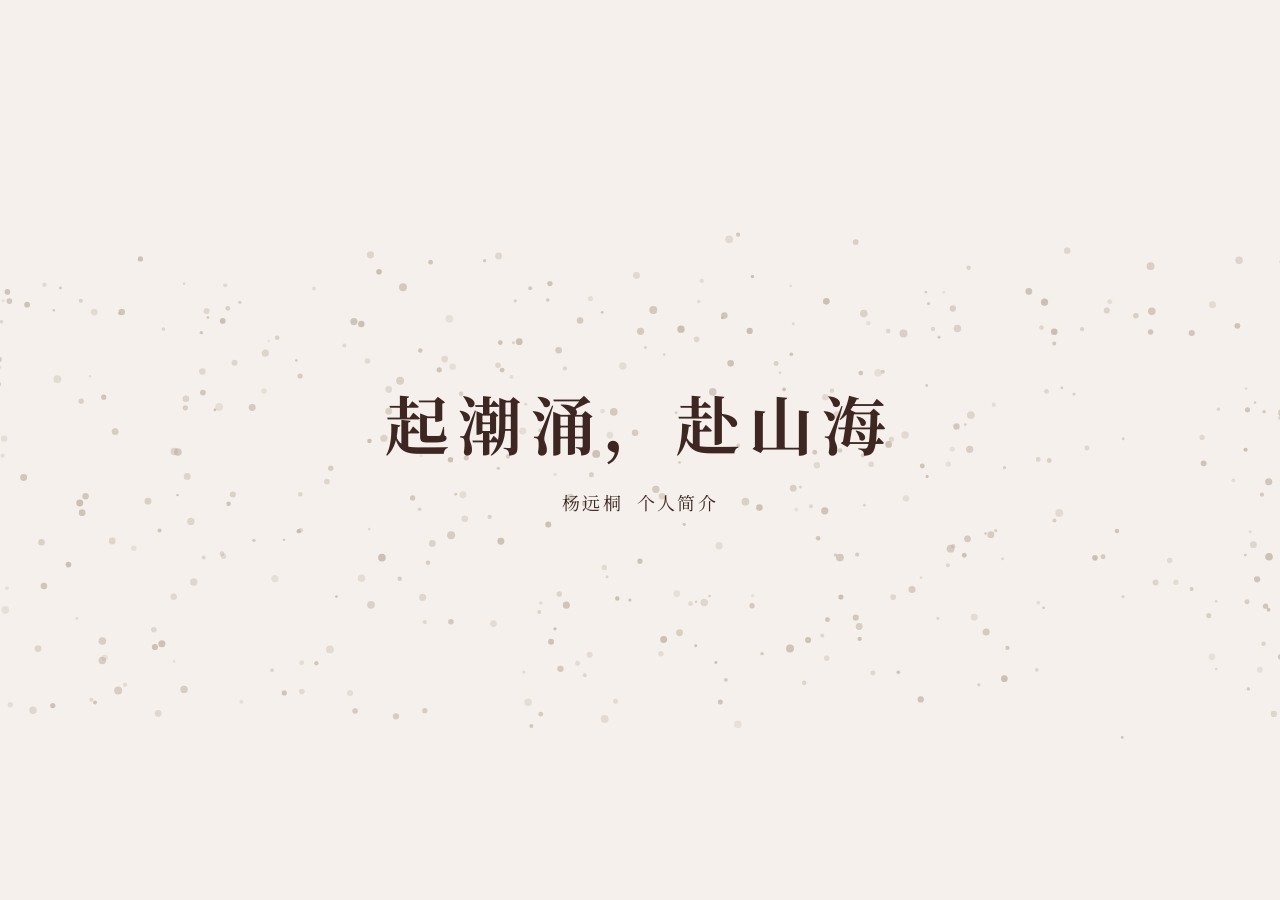
<file: index.html>
<!DOCTYPE html>
<html lang="zh-CN">
<head>
  <meta charset="UTF-8">
  <meta name="viewport" content="width=device-width, initial-scale=1.0">
  <title>杨远桐 · 个人简介</title>
  <link href="https://fonts.googleapis.com/css2?family=Inter:wght@300;400;500;600;700&family=Noto+Serif+SC:wght@400;500;600;700&display=swap" rel="stylesheet">
  <link rel="stylesheet" href="css/style.css">
</head>
<body>

  <div class="scroll-container">

    <!-- 第 1 页：封面标题 + 波浪粒子 -->
    <section class="page page-1" id="page-1">
      <canvas class="fx-canvas wave-canvas" id="wave-canvas"></canvas>
      <div class="page-hero">
        <h1 class="hero-title" id="hero-title">起潮涌，赴山海</h1>
        <p class="hero-subtitle" id="hero-subtitle">杨远桐&nbsp;&nbsp;个人简介</p>
      </div>
    </section>

    <!-- 第 2 页：四行宣言 + 鼠标打散粒子 -->
    <section class="page page-2" id="page-2">
      <canvas class="fx-canvas" id="burst-canvas"></canvas>
      <div class="page-motto">
        <p class="motto-line" data-order="0">以法为舟</p>
        <p class="motto-line" data-order="1">以理科的研究精神为桨</p>
        <p class="motto-line" data-order="2">以文科的宏观思维为帆</p>
        <p class="motto-line" data-order="3">驶向跨领域发展的远海......</p>
      </div>
    </section>

    <!-- 第 3 页：复制原网站第 2 页（经历与技能） -->
    <section class="page page-3" id="page-3">
      <canvas class="fx-canvas wave-canvas" id="wave-canvas-3"></canvas>
      <div class="page-overlay">
        <div class="split-layout">
          <!-- 左栏：经历 -->
          <div class="split-left">
            <h2 class="section-heading">工作经历</h2>
            <div class="timeline">
              <div class="timeline-item">
                <div class="timeline-dot"></div>
                <div class="timeline-content">
                  <span class="timeline-date">2026.9</span>
                  <h3 class="timeline-title">汕头大学 · 法学专业</h3>
                  <p class="timeline-desc">进入汕头大学法学专业深造。</p>
                </div>
              </div>
              <div class="timeline-item">
                <div class="timeline-dot"></div>
                <div class="timeline-content">
                  <span class="timeline-date">2026.8</span>
                  <h3 class="timeline-title">广东卓建律师事务所 · 实习</h3>
                  <p class="timeline-desc">进入广东卓建律师事务所实习。</p>
                </div>
              </div>
              <div class="timeline-item">
                <div class="timeline-dot"></div>
                <div class="timeline-content">
                  <span class="timeline-date">2026.6</span>
                  <h3 class="timeline-title">毕业于深圳市第二高级中学</h3>
                  <p class="timeline-desc">在深圳完成高中学业，顺利毕业。</p>
                </div>
              </div>
            </div>
          </div>
          <!-- 右栏：技能 -->
          <div class="split-right">
            <h2 class="section-heading">技能</h2>
            <div class="skills-list">
              <div class="skill-item">
                <span class="skill-name">人文素养</span>
                <div class="skill-bar"><div class="skill-bar-fill" style="width: 90%;"></div></div>
              </div>
              <div class="skill-item">
                <span class="skill-name">创新能力</span>
                <div class="skill-bar"><div class="skill-bar-fill" style="width: 85%;"></div></div>
              </div>
              <div class="skill-item">
                <span class="skill-name">工作实践经验</span>
                <div class="skill-bar"><div class="skill-bar-fill" style="width: 80%;"></div></div>
              </div>
              <div class="skill-item">
                <span class="skill-name">业务能力</span>
                <div class="skill-bar"><div class="skill-bar-fill" style="width: 75%;"></div></div>
              </div>
              <div class="skill-item">
                <span class="skill-name">跨领域能力</span>
                <div class="skill-bar"><div class="skill-bar-fill" style="width: 85%;"></div></div>
              </div>
            </div>
          </div>
        </div>
      </div>
    </section>

    <!-- 第 4 页：导航入口 -->
    <section class="page page-4" id="page-4">
      <canvas class="fx-canvas wave-canvas" id="wave-canvas-4"></canvas>
      <div class="page-links">
        <a class="menu-link" href="intro.html">个人简介</a>
        <a class="menu-link" href="showcase.html">项目履历</a>
      </div>
    </section>

  </div>

  <script src="js/main.js"></script>
</body>
</html>
</file>
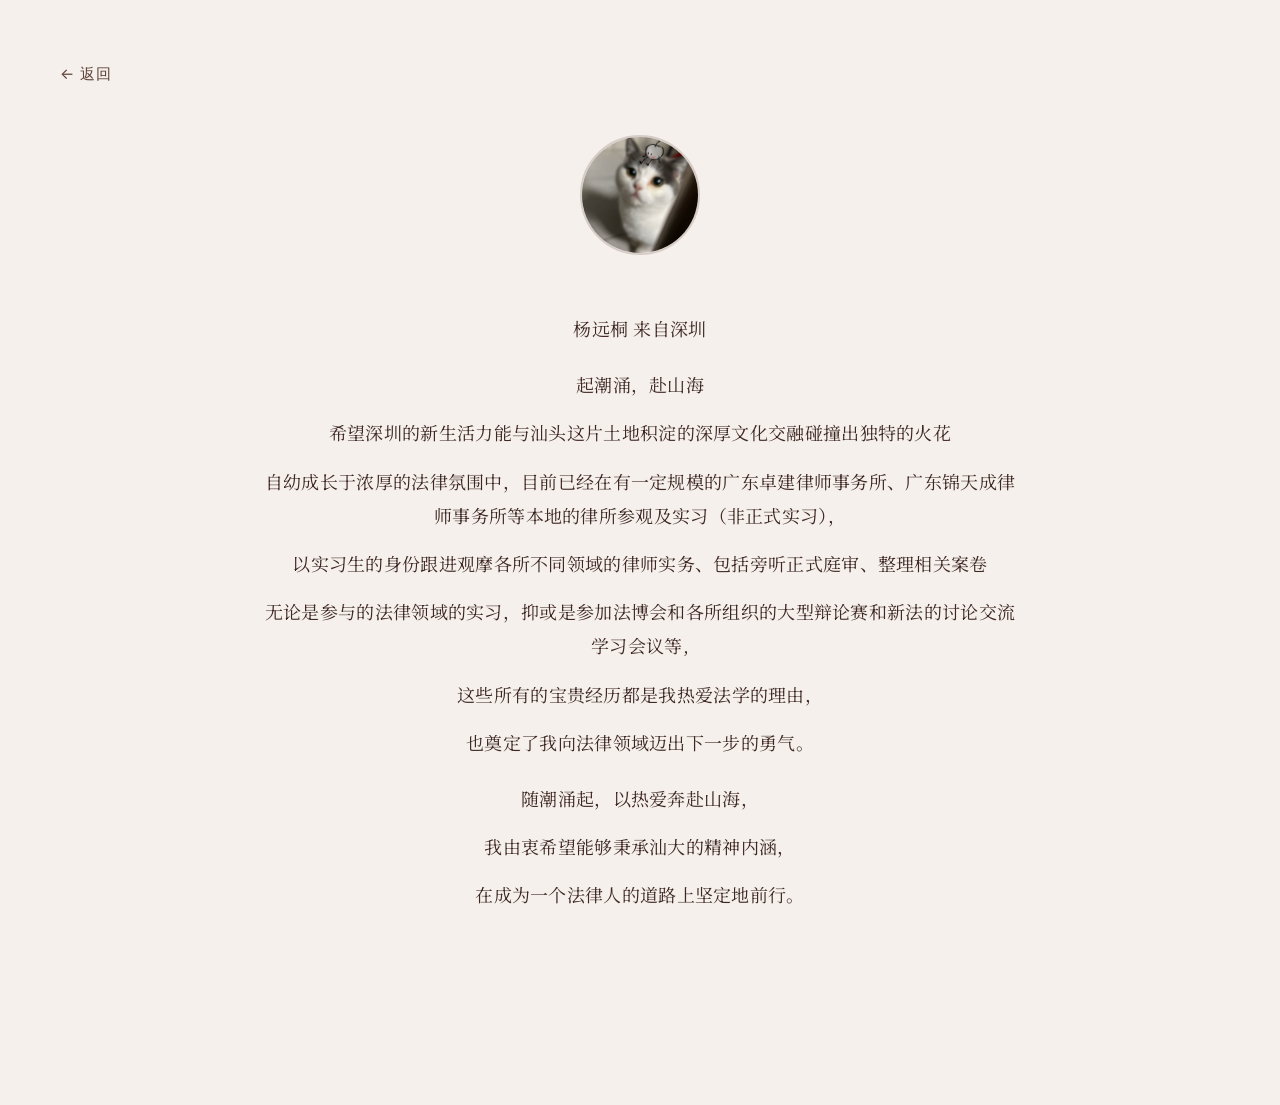
<file: intro.html>
<!DOCTYPE html>
<html lang="zh-CN">
<head>
  <meta charset="UTF-8">
  <meta name="viewport" content="width=device-width, initial-scale=1.0">
  <title>个人简介 · 杨远桐</title>
  <link href="https://fonts.googleapis.com/css2?family=Inter:wght@300;400;500;600;700&family=Noto+Serif+SC:wght@400;500;600;700&display=swap" rel="stylesheet">
  <link rel="stylesheet" href="css/style.css">
  <style>
    html, body {
      overflow-y: auto;
      overflow-x: hidden;
    }
    .intro-page {
      min-height: 100vh;
      background-color: var(--color-bg);
      padding: var(--page-padding);
      padding-bottom: 20vh;
      display: flex;
      flex-direction: column;
      align-items: center;
    }
    .intro-page .back-link {
      align-self: flex-start;
      display: inline-block;
      font-family: var(--font-body);
      font-size: var(--body-size);
      color: var(--color-link);
      text-decoration: none;
      margin-bottom: 48px;
      transition: opacity 0.2s;
    }
    .intro-page .back-link:hover {
      opacity: 0.7;
    }
    .intro-page .back-arrow {
      margin-right: 6px;
    }
    .intro-hero {
      text-align: center;
      margin-bottom: 56px;
    }
    .intro-avatar {
      width: 120px;
      height: 120px;
      border-radius: 50%;
      object-fit: cover;
      border: 2px solid var(--card-border);
      display: block;
    }
    .intro-body {
      max-width: 760px;
      width: 100%;
      text-align: center;
    }
    .intro-line {
      font-family: var(--font-heading);
      font-size: 18px;
      line-height: 1.9;
      color: var(--color-heading);
      margin-bottom: 14px;
      opacity: 0;
      filter: blur(6px);
      transform: translateY(12px);
      transition: opacity 0.9s ease, filter 0.9s ease, transform 0.9s ease;
    }
    .intro-line.visible {
      opacity: 1;
      filter: blur(0);
      transform: translateY(0);
    }
    .intro-line.intro-gap {
      height: 8px;
      margin: 0;
    }
    @media (max-width: 768px) {
      .intro-avatar { width: 96px; height: 96px; }
      .intro-line { font-size: 16px; }
    }
  </style>
</head>
<body>
  <div class="intro-page">
    <a href="index.html" class="back-link"><span class="back-arrow">←</span>返回</a>
    <div class="intro-hero">
      <img class="intro-avatar" src="assets/avatar.jpg" alt="头像">
    </div>
    <div class="intro-body">
      <p class="intro-line">杨远桐 来自深圳</p>
      <p class="intro-line intro-gap"></p>
      <p class="intro-line">起潮涌，赴山海</p>
      <p class="intro-line">希望深圳的新生活力能与汕头这片土地积淀的深厚文化交融碰撞出独特的火花</p>
      <p class="intro-line">自幼成长于浓厚的法律氛围中，目前已经在有一定规模的广东卓建律师事务所、广东锦天成律师事务所等本地的律所参观及实习（非正式实习），</p>
      <p class="intro-line">以实习生的身份跟进观摩各所不同领域的律师实务、包括旁听正式庭审、整理相关案卷</p>
      <p class="intro-line">无论是参与的法律领域的实习，抑或是参加法博会和各所组织的大型辩论赛和新法的讨论交流学习会议等,</p>
      <p class="intro-line">这些所有的宝贵经历都是我热爱法学的理由，</p>
      <p class="intro-line">也奠定了我向法律领域迈出下一步的勇气。</p>
      <p class="intro-line intro-gap"></p>
      <p class="intro-line">随潮涌起，以热爱奔赴山海，</p>
      <p class="intro-line">我由衷希望能够秉承汕大的精神内涵，</p>
      <p class="intro-line">在成为一个法律人的道路上坚定地前行。</p>
    </div>
  </div>

  <script>
    (function () {
      var lines = document.querySelectorAll('.intro-line');
      if (lines.length > 0) {
        setTimeout(function () {
          lines.forEach(function (line, i) {
            setTimeout(function () {
              line.classList.add('visible');
            }, i * 350);
          });
        }, 300);
      }
    })();
  </script>
</body>
</html>
</file>
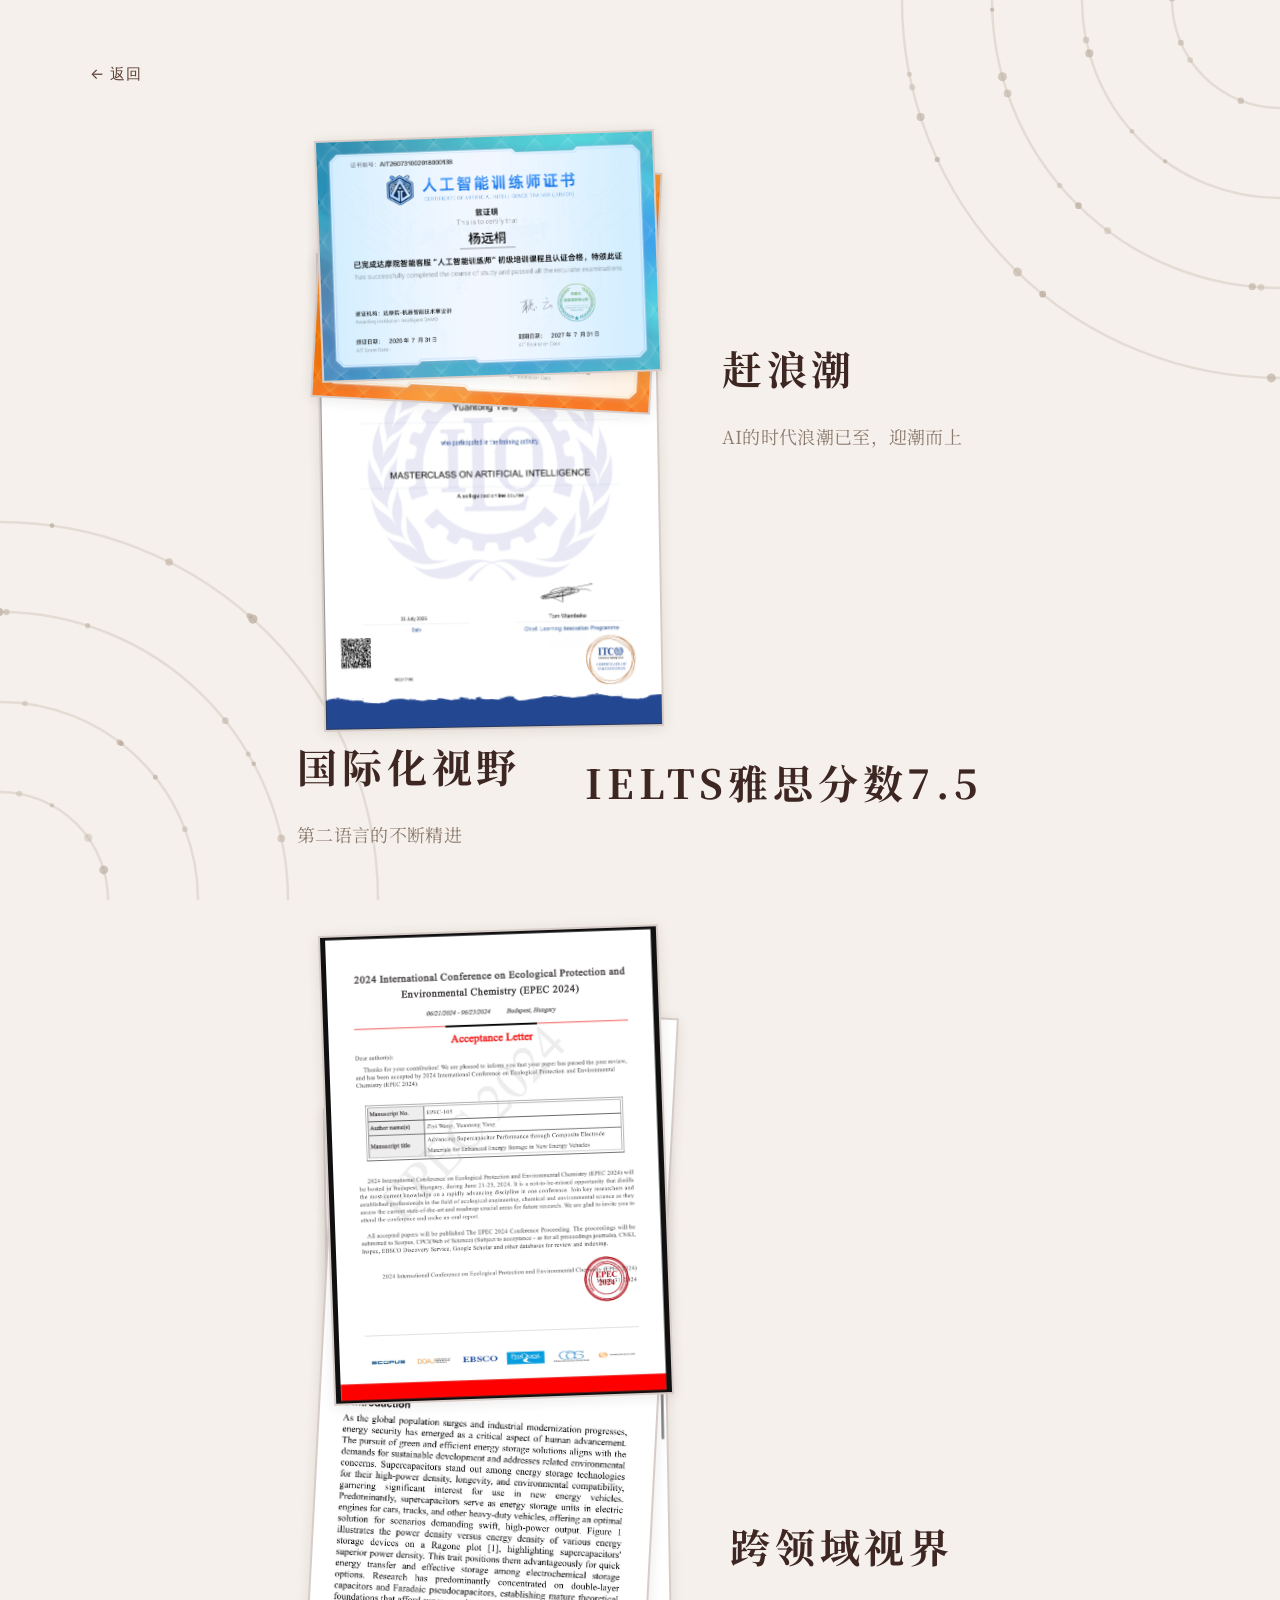
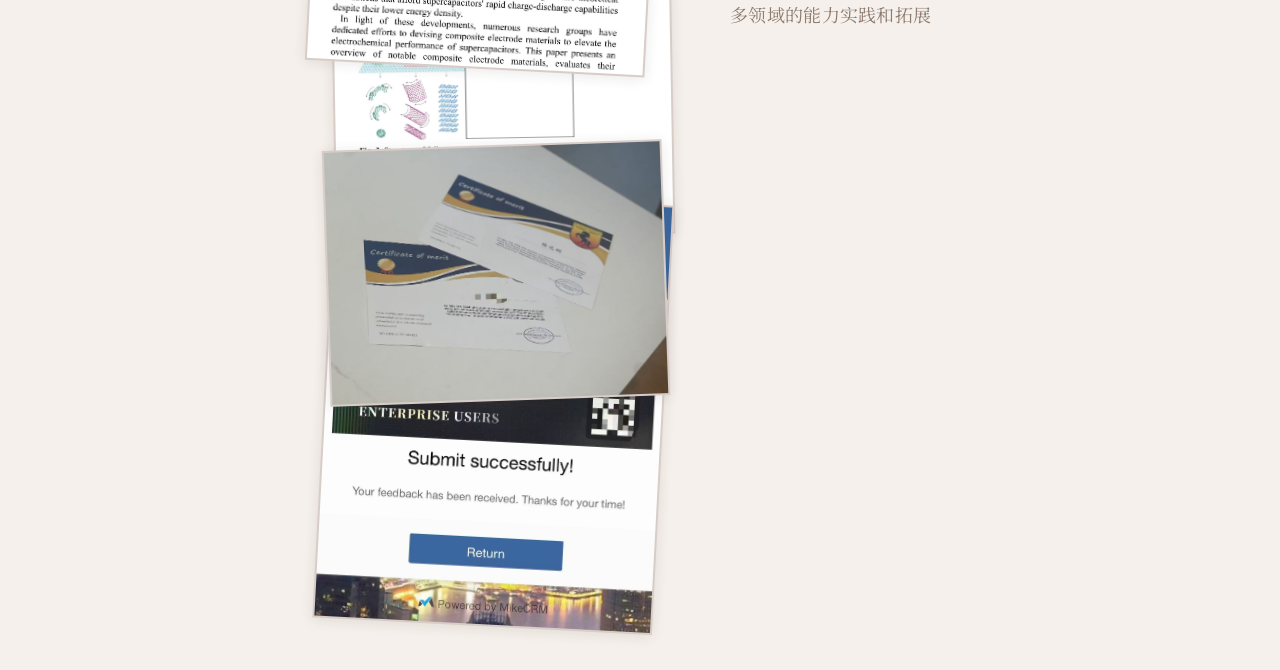
<file: showcase.html>
<!DOCTYPE html>
<html lang="zh-CN">
<head>
  <meta charset="UTF-8">
  <meta name="viewport" content="width=device-width, initial-scale=1.0">
  <title>资料展示 · 杨远桐</title>
  <link href="https://fonts.googleapis.com/css2?family=Inter:wght@300;400;500;600;700&family=Noto+Serif+SC:wght@400;500;600;700&display=swap" rel="stylesheet">
  <link rel="stylesheet" href="css/style.css">
  <style>
    html, body {
      overflow-y: auto;
      overflow-x: hidden;
    }
    .showcase-page {
      position: relative;
      min-height: 100vh;
      background-color: var(--color-bg);
      padding: var(--page-padding);
      display: flex;
      flex-direction: column;
      align-items: center;
      overflow: hidden;
    }
    .orbit-canvas {
      position: fixed;
      inset: 0;
      width: 100%;
      height: 100%;
      z-index: 0;
      pointer-events: none;
    }
    .showcase-content {
      position: relative;
      z-index: 1;
      width: 100%;
      max-width: 1100px;
      display: flex;
      flex-direction: column;
      align-items: center;
    }
    .showcase-content .back-link {
      align-self: flex-start;
      display: inline-block;
      font-family: var(--font-body);
      font-size: var(--body-size);
      color: var(--color-link);
      text-decoration: none;
      margin-bottom: 48px;
      transition: opacity 0.2s;
    }
    .showcase-content .back-link:hover {
      opacity: 0.7;
    }
    .showcase-content .back-arrow {
      margin-right: 6px;
    }

    .zone {
      width: 100%;
    }

    /* 分区一：AI 证书堆叠互动 + 右侧配文 */
    .zone-1 {
      display: flex;
      align-items: center;
      justify-content: center;
      gap: 64px;
    }
    .cert-wrap {
      flex: 0 0 auto;
      width: 340px;
    }
    .cert-stack {
      display: grid;
      grid-template-areas: "stack";
      width: 100%;
      cursor: pointer;
    }
    .cert-stack > * {
      grid-area: stack;
    }
    .cert-stack .cert-item {
      width: 100%;
      height: auto;
      border: 2px solid var(--card-border);
      background: #fff;
      box-shadow: 0 2px 12px rgba(62, 39, 35, 0.1);
      object-fit: contain;
      transition: all 0.5s ease;
      will-change: transform;
    }
    .cert-stack .cert-1 {
      z-index: 3;
      transform: rotate(-2deg);
    }
    .cert-stack .cert-2 {
      z-index: 2;
      transform: rotate(3deg) translateY(12%);
    }
    .cert-stack .cert-3 {
      z-index: 1;
      transform: rotate(-1deg) translateY(24%);
    }
    .cert-stack.expanded {
      display: flex;
      flex-direction: column;
      gap: 16px;
    }
    .cert-stack.expanded > * {
      grid-area: auto;
    }
    .cert-stack.expanded .cert-item {
      transform: rotate(0deg) translateY(0);
    }
    .cert-hint {
      display: block;
      text-align: center;
      margin-top: 14px;
      font-size: 12px;
      color: var(--color-sub);
      opacity: 0.7;
      transition: opacity 0.3s;
    }
    .zone-text {
      flex: 0 0 auto;
      max-width: 260px;
    }
    .zone-title {
      font-family: var(--font-heading);
      font-size: 40px;
      font-weight: 700;
      letter-spacing: 0.12em;
      color: var(--color-heading);
      margin-bottom: 16px;
    }
    .zone-sub {
      font-family: var(--font-heading);
      font-size: 18px;
      color: var(--color-sub);
      line-height: 1.8;
    }

    /* 分区二：文字在左，IELTS 分数在右 */
    .zone-2 {
      display: flex;
      align-items: center;
      justify-content: center;
      gap: 64px;
      margin-top: 80px;
    }
    .zone-score {
      max-width: none;
    }
    .zone-score .zone-title {
      white-space: nowrap;
    }

    /* 分区三：左侧上下两堆叠 + 右侧配文 */
    .zone-3 {
      display: flex;
      align-items: center;
      justify-content: center;
      gap: 64px;
      margin-top: 80px;
    }
    .zone-3-left {
      display: flex;
      flex-direction: column;
      align-items: center;
      gap: 48px;
    }

    @media (max-width: 768px) {
      .zone-1,
      .zone-2,
      .zone-3 {
        flex-direction: column;
        gap: 32px;
      }
      .cert-wrap {
        width: 100%;
        max-width: 340px;
      }
      .zone-text {
        max-width: none;
        text-align: center;
      }
      .zone-3-left {
        gap: 48px;
      }
      .zone-score .zone-title {
        white-space: normal;
      }
    }
  </style>
</head>
<body>
  <div class="showcase-page">
    <canvas class="orbit-canvas" id="orbit-canvas"></canvas>

    <div class="showcase-content">
      <a href="index.html" class="back-link"><span class="back-arrow">←</span>返回</a>

      <!-- 分区一：AI 证书堆叠 + 配文 -->
      <div class="zone zone-1">
        <div class="cert-wrap">
          <div class="cert-stack" id="certStack">
            <img class="cert-item cert-1" src="assets/cert-ai-junior.jpg" alt="人工智能训练师（初级）证书">
            <img class="cert-item cert-2" src="assets/cert-ai-senior.jpg" alt="人工智能训练师（高级）证书">
            <img class="cert-item cert-3" src="assets/ITCILO.png" alt="ITCILO 证书">
          </div>
          <span class="cert-hint" id="certHint">点击展开查看</span>
        </div>
        <div class="zone-text">
          <div class="zone-title">赶浪潮</div>
          <div class="zone-sub">AI的时代浪潮已至，迎潮而上</div>
        </div>
      </div>

      <!-- 分区二：国际化视野 + IELTS -->
      <div class="zone zone-2">
        <div class="zone-text">
          <div class="zone-title">国际化视野</div>
          <div class="zone-sub">第二语言的不断精进</div>
        </div>
        <div class="zone-text zone-score">
          <div class="zone-title">IELTS雅思分数7.5</div>
        </div>
      </div>

      <!-- 分区三：学术/商赛成果堆叠 + 配文 -->
      <div class="zone zone-3">
        <div class="zone-3-left">
          <div class="cert-wrap">
            <div class="cert-stack" id="certStack2">
              <img class="cert-item cert-1" src="assets/Acceptance1.jpg" alt="论文接收函">
              <img class="cert-item cert-2" src="assets/paper-slice-1.jpg" alt="论文切片一">
              <img class="cert-item cert-3" src="assets/paper-slice-2.png" alt="论文切片二">
            </div>
            <span class="cert-hint">点击展开查看</span>
          </div>
          <div class="cert-wrap">
            <div class="cert-stack" id="certStack3">
              <img class="cert-item cert-1" src="assets/biz-cert.jpg" alt="商赛证书">
              <img class="cert-item cert-2" src="assets/biz-signup.jpg" alt="商赛报名">
            </div>
            <span class="cert-hint">点击展开查看</span>
          </div>
        </div>
        <div class="zone-text">
          <div class="zone-title">跨领域视界</div>
          <div class="zone-sub">多领域的能力实践和拓展</div>
        </div>
      </div>
    </div>
  </div>

  <script>
    (function () {
      // ===== 证书堆叠展开/收起（支持多个堆叠） =====
      var stacks = document.querySelectorAll('.cert-stack');
      stacks.forEach(function (stack) {
        var wrap = stack.closest('.cert-wrap');
        var hint = wrap ? wrap.querySelector('.cert-hint') : null;
        stack.addEventListener('click', function () {
          var expanded = stack.classList.toggle('expanded');
          if (hint) hint.textContent = expanded ? '点击收起' : '点击展开查看';
        });
      });

      // ===== 右上角 + 左下角同心圆轨道粒子 =====
      var canvas = document.getElementById('orbit-canvas');
      if (!canvas) return;
      var ctx = canvas.getContext('2d');
      var particles = [];
      var time = 0;
      var systems = [];
      var radii = [];

      function resize() {
        var dpr = window.devicePixelRatio || 1;
        var rect = canvas.getBoundingClientRect();
        canvas.width = Math.max(1, Math.floor(rect.width * dpr));
        canvas.height = Math.max(1, Math.floor(rect.height * dpr));
        ctx.setTransform(dpr, 0, 0, dpr, 0, 0);
      }

      function particleColor() {
        var raw = getComputedStyle(document.documentElement)
          .getPropertyValue('--color-particle')
          .trim();
        return raw.length ? raw : '184, 169, 155';
      }

      function createParticles() {
        particles = [];
        var w = canvas.clientWidth;
        var h = canvas.clientHeight;
        var m = Math.min(w, h);
        var rgb = particleColor();

        // 两个轨道系统：右上角 (w, 0)，左下角 (0, h)
        systems = [
          { cx: w, cy: 0 },
          { cx: 0, cy: h }
        ];
        // 同心圆轨道半径（占短边的比例），内层到外层
        radii = [0.12, 0.22, 0.32, 0.42];
        // 每轨道粒子数：外层更多（已增多）
        var counts = [16, 20, 24, 28];

        systems.forEach(function (sys) {
          radii.forEach(function (rf, ri) {
            var r = rf * m;
            var n = counts[ri];
            for (var i = 0; i < n; i++) {
              particles.push({
                cx: sys.cx,
                cy: sys.cy,
                r: r,
                angle: (i / n) * Math.PI * 2 + Math.random() * 0.5,
                speed: 0.5 - ri * 0.08, // 内层转得快，外层转得慢
                size: 2 + Math.random() * 2.6,
                alpha: 0.35 + Math.random() * 0.4,
                rgb: rgb
              });
            }
          });
        });
      }

      function draw() {
        var w = canvas.clientWidth;
        var h = canvas.clientHeight;
        ctx.clearRect(0, 0, w, h);
        time += 0.016;
        var rgb = particleColor();

        // 先绘制轨道同心圆（加粗）
        ctx.strokeStyle = 'rgba(' + rgb + ', 0.28)';
        ctx.lineWidth = 2.5;
        var m = Math.min(w, h);
        systems.forEach(function (sys) {
          radii.forEach(function (rf) {
            ctx.beginPath();
            ctx.arc(sys.cx, sys.cy, rf * m, 0, Math.PI * 2);
            ctx.stroke();
          });
        });

        // 再绘制轨道上环绕的粒子
        for (var i = 0; i < particles.length; i++) {
          var p = particles[i];
          p.angle += p.speed * 0.016;
          var x = p.cx + Math.cos(p.angle) * p.r;
          var y = p.cy + Math.sin(p.angle) * p.r;
          ctx.beginPath();
          ctx.arc(x, y, p.size, 0, Math.PI * 2);
          ctx.fillStyle = 'rgba(' + p.rgb + ', ' + p.alpha + ')';
          ctx.fill();
        }
        requestAnimationFrame(draw);
      }

      resize();
      createParticles();
      requestAnimationFrame(draw);

      var resizeTimer = null;
      window.addEventListener('resize', function () {
        clearTimeout(resizeTimer);
        resizeTimer = setTimeout(function () {
          resize();
          createParticles();
        }, 200);
      });
    })();
  </script>
</body>
</html>
</file>
<file: css/style.css>
/* style.css — 全新个人网站（沿用原极简商务风 / 大英博物馆风格） */
/* 所有变量集中在 :root，方便统一调整 */

:root {
  /* ===== 色彩 ===== */
  --color-bg:         #F5F0EB;
  --color-text:       #1A1A1A;
  --color-heading:    #3E2723;
  --color-sub:        #8D7B6F;
  --color-link:       #5D4037;
  --color-overlay:    rgba(245, 240, 235, 0.7);

  /* 粒子颜色：比背景略深、比字体浅 */
  --color-particle:   184, 169, 155;

  /* ===== 字体 ===== */
  --font-heading:     'Noto Serif SC', 'Georgia', 'Times New Roman', serif;
  --font-body:        'Inter', 'Noto Sans SC', 'Helvetica Neue', Arial, sans-serif;

  /* ===== 标题排版 ===== */
  --title-size:       64px;
  --title-weight:     700;
  --title-spacing:    0.14em;
  --title-line-height: 1.3;

  --subtitle-size:    18px;
  --subtitle-weight:  400;
  --subtitle-spacing: 0.12em;

  --motto-size:       34px;
  --motto-weight:     500;
  --motto-spacing:    0.1em;

  --section-size:     28px;
  --section-weight:   600;
  --section-spacing:  0.06em;

  /* ===== 正文排版 ===== */
  --body-size:        15px;
  --body-weight:      400;
  --body-line-height: 1.8;
  --body-spacing:     0.02em;

  --small-size:       13px;

  /* ===== 文本边框 ===== */
  --text-border-color: #D7CCC8;
  --text-border-width: 1px;
  --text-border-style: solid;
  --text-border-radius: 0px;

  /* ===== 卡片样式 ===== */
  --card-bg:          rgba(255, 255, 255, 0.6);
  --card-border:      #D7CCC8;
  --card-padding:     24px;
  --card-radius:      0px;

  /* ===== 布局 ===== */
  --page-padding:     60px;
  --content-max-width: 1000px;
  --timeline-color:   #3E2723;
  --timeline-width:   1px;
  --divider-color:    #D7CCC8;

  /* ===== 进度条 ===== */
  --bar-bg:           #E8E0D8;
  --bar-fill:         #3E2723;
  --bar-height:       4px;
}

/* ===== 全局重置 ===== */
*, *::before, *::after {
  margin: 0;
  padding: 0;
  box-sizing: border-box;
}

html {
  font-size: 16px;
  -webkit-font-smoothing: antialiased;
  -moz-osx-font-smoothing: grayscale;
}

body {
  font-family: var(--font-body);
  font-size: var(--body-size);
  font-weight: var(--body-weight);
  line-height: var(--body-line-height);
  letter-spacing: var(--body-spacing);
  color: var(--color-text);
  background: var(--color-bg);
  overflow: hidden;
}

a {
  color: var(--color-link);
  text-decoration: none;
  transition: opacity 0.2s;
}
a:hover {
  opacity: 0.7;
}

/* ===== 滚动容器 ===== */
.scroll-container {
  height: 100vh;
  overflow-y: scroll;
  scroll-snap-type: y mandatory;
  scroll-behavior: smooth;
  -ms-overflow-style: none !important;
  scrollbar-width: none !important;
}
.scroll-container::-webkit-scrollbar {
  display: none !important;
  width: 0 !important;
  height: 0 !important;
}

/* ===== 页面 ===== */
.page {
  position: relative;
  height: 100vh;
  scroll-snap-align: start;
  background-color: var(--color-bg);
  display: flex;
  align-items: center;
  justify-content: center;
  overflow: hidden;
}

/* 粒子画布：铺满页面、置于文字下层 */
.fx-canvas {
  position: absolute;
  inset: 0;
  width: 100%;
  height: 100%;
  z-index: 0;
  pointer-events: none;
}

/* ===== 第 1 页：封面标题 ===== */
.page-hero {
  position: relative;
  z-index: 1;
  text-align: center;
  padding: 0 24px;
}

.hero-title {
  font-family: var(--font-heading);
  font-size: var(--title-size);
  font-weight: var(--title-weight);
  letter-spacing: var(--title-spacing);
  line-height: var(--title-line-height);
  color: var(--color-heading);
  margin-bottom: 22px;
  /* 由浅到深浮现 */
  opacity: 0;
  filter: blur(8px);
  transform: translateY(16px);
  transition: opacity 1s ease, filter 1s ease, transform 1s ease;
}

.hero-subtitle {
  font-family: var(--font-heading);
  font-size: var(--subtitle-size);
  font-weight: var(--subtitle-weight);
  letter-spacing: var(--subtitle-spacing);
  color: var(--color-heading);
  opacity: 0;
  filter: blur(6px);
  transform: translateY(12px);
  transition: opacity 1s ease, filter 1s ease, transform 1s ease;
}

.hero-title.visible,
.hero-subtitle.visible {
  opacity: 1;
  filter: blur(0);
  transform: translateY(0);
}

/* ===== 第 2 页：四行宣言 ===== */
.page-motto {
  position: relative;
  z-index: 1;
  text-align: center;
  padding: 0 24px;
  display: flex;
  flex-direction: column;
  gap: 30px;
}

.motto-line {
  font-family: var(--font-heading);
  font-size: var(--motto-size);
  font-weight: var(--motto-weight);
  letter-spacing: var(--motto-spacing);
  line-height: 1.5;
  color: var(--color-heading);
  /* 由浅到深浮现 */
  opacity: 0;
  filter: blur(8px);
  transform: translateY(16px);
  transition: opacity 1.1s ease, filter 1.1s ease, transform 1.1s ease;
}

.motto-line.visible {
  opacity: 1;
  filter: blur(0);
  transform: translateY(0);
}

/* ===== 第 3 页：经历与技能（沿用原网站样式） ===== */
.section-heading {
  font-family: var(--font-heading);
  font-size: var(--section-size);
  font-weight: var(--section-weight);
  letter-spacing: var(--section-spacing);
  color: var(--color-heading);
  margin-bottom: 28px;
}

.page-overlay {
  position: relative;
  z-index: 1;
  background: var(--color-overlay);
  margin: var(--page-padding);
  padding: var(--page-padding);
  max-width: var(--content-max-width);
  width: 100%;
}

.split-layout {
  display: flex;
  gap: 48px;
}

.split-left {
  flex: 0 0 60%;
  min-width: 0;
}

.split-right {
  flex: 0 0 40%;
  min-width: 0;
}

/* 时间线 */
.timeline {
  position: relative;
  padding-left: 20px;
}

.timeline::before {
  content: '';
  position: absolute;
  left: 0;
  top: 4px;
  bottom: 4px;
  width: var(--timeline-width);
  background: var(--timeline-color);
}

.timeline-item {
  position: relative;
  margin-bottom: 28px;
}

.timeline-item:last-child {
  margin-bottom: 0;
}

.timeline-dot {
  position: absolute;
  left: -24px;
  top: 6px;
  width: 9px;
  height: 9px;
  border-radius: 50%;
  background: var(--timeline-color);
}

.timeline-date {
  display: block;
  font-size: var(--small-size);
  color: var(--color-sub);
  margin-bottom: 4px;
}

.timeline-title {
  font-size: var(--body-size);
  font-weight: 600;
  color: var(--color-heading);
  margin-bottom: 4px;
}

.timeline-desc {
  font-size: var(--small-size);
  color: var(--color-sub);
  line-height: 1.6;
}

/* 技能列表 */
.skills-list {
  display: flex;
  flex-direction: column;
  gap: 16px;
}

.skill-item {
  display: flex;
  flex-direction: column;
  gap: 6px;
}

.skill-name {
  font-size: var(--small-size);
  color: var(--color-heading);
}

.skill-bar {
  background: var(--bar-bg);
  height: var(--bar-height);
  width: 100%;
}

.skill-bar-fill {
  background: var(--bar-fill);
  height: var(--bar-height);
}

/* ===== 第 4 页：导航文字条 ===== */
.page-links {
  position: relative;
  z-index: 1;
  display: flex;
  flex-direction: column;
  align-items: center;
  gap: 40px;
}

.menu-link {
  font-family: var(--font-heading);
  font-size: clamp(24px, 5vw, 34px);
  font-weight: 500;
  letter-spacing: 0.1em;
  color: var(--color-heading);
  text-decoration: none;
  border: none;
  display: inline-block;
  transition: transform 0.35s ease, opacity 0.3s ease;
}

.menu-link:hover {
  transform: rotate(-3deg) scale(1.12);
  opacity: 0.85;
}

/* ===== 响应式 ===== */
@media (max-width: 1024px) {
  :root {
    --title-size: 46px;
    --motto-size: 28px;
    --section-size: 24px;
    --page-padding: 40px;
  }

  .split-layout {
    flex-direction: column;
    gap: 36px;
  }

  .split-left,
  .split-right {
    flex: 1 1 auto;
  }
}

@media (max-width: 768px) {
  :root {
    --title-size: 34px;
    --subtitle-size: 15px;
    --motto-size: 22px;
    --section-size: 20px;
    --body-size: 14px;
    --small-size: 12px;
    --page-padding: 24px;
  }

  .page-overlay {
    margin: 16px;
    padding: 24px;
  }

  .page-motto {
    gap: 22px;
  }
}
</file>
